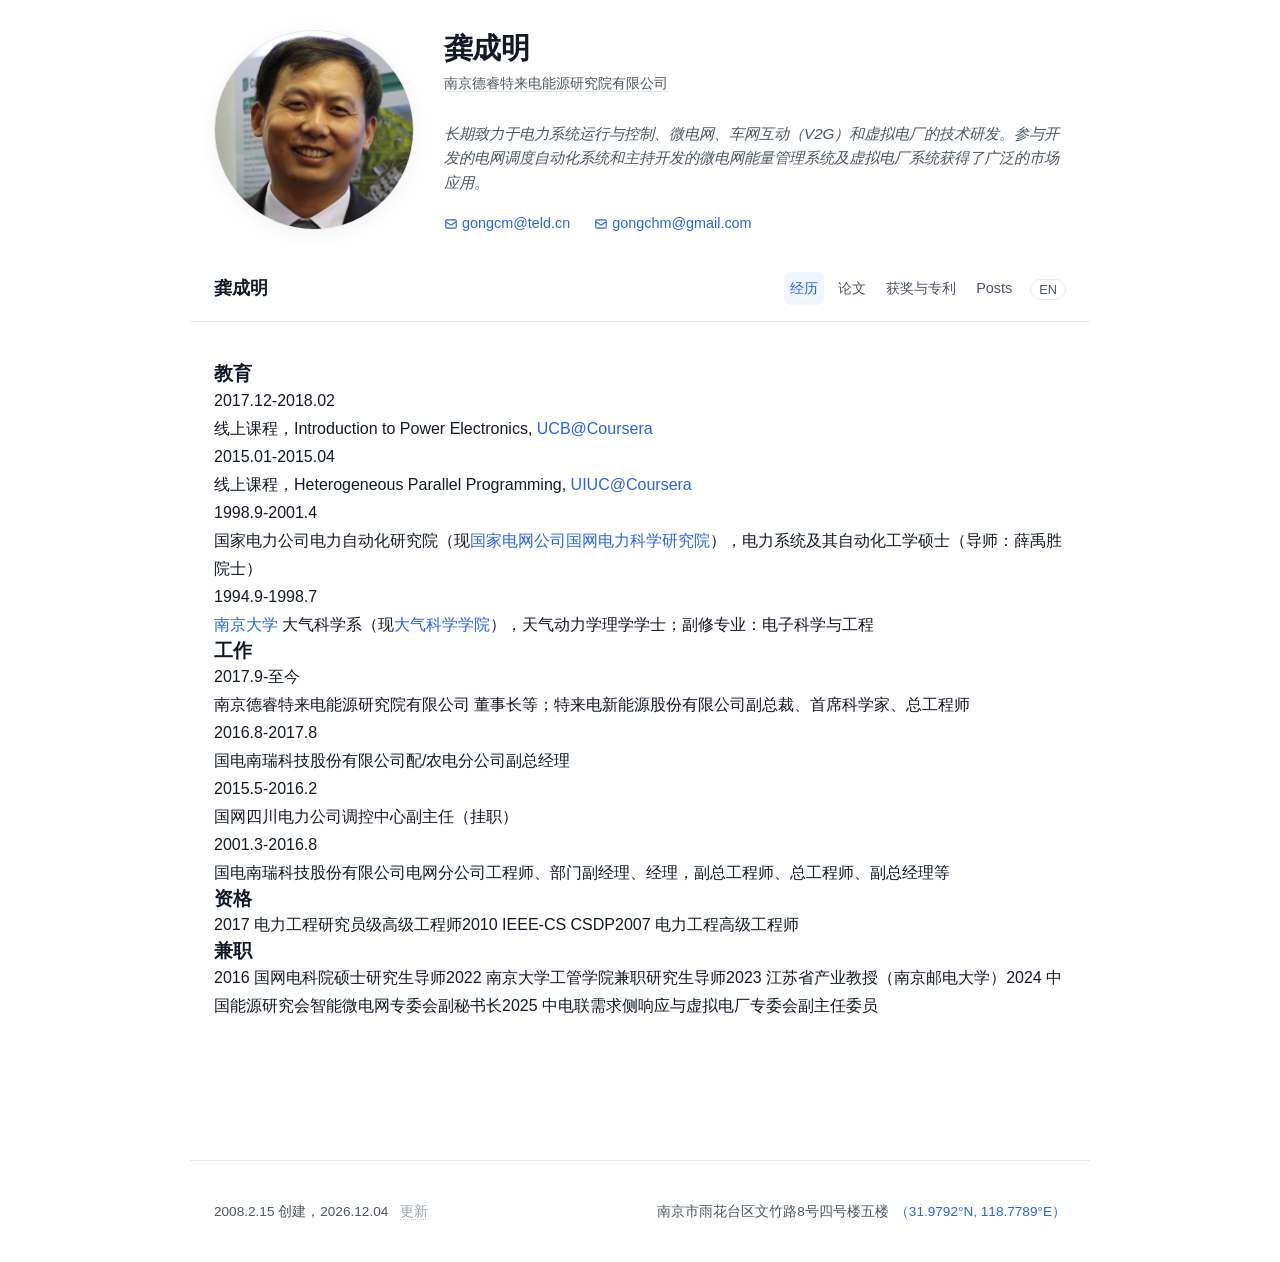
<file: index.htm>
﻿<!DOCTYPE html>
<html lang="zh-CN">
<head>
  <meta charset="UTF-8">
  <meta name="viewport" content="width=device-width, initial-scale=1.0">
  <meta name="description" content="龚成明 - 电力系统专家，南京德睿特来电能源研究院有限公司董事长，特来电新能源股份有限公司副总裁、首席科学家、总工程师。研究方向包括电力系统运行控制、微电网、车网互动（V2G）和虚拟电厂。">
  <meta name="keywords" content="龚成明,电力系统,状态估计,微电网,车网互动,V2G,虚拟电厂,DERI,特来电,电网调度,配电网管理">
  <meta name="author" content="龚成明">
  <meta name="robots" content="index, follow">
  
  <!-- Open Graph / Facebook -->
  <meta property="og:type" content="profile">
  <meta property="og:title" content="龚成明 - 电力系统专家">
  <meta property="og:description" content="电力系统专家，南京德睿特来电能源研究院有限公司董事长，特来电新能源股份有限公司副总裁、首席科学家、总工程师。">
  <meta property="og:image" content="pic/photo.jpg">
  <meta property="og:url" content="https://chemmy.name">
  <meta property="og:site_name" content="龚成明个人主页">
  
  <!-- Twitter -->
  <meta property="twitter:card" content="summary_large_image">
  <meta property="twitter:title" content="龚成明 - 电力系统专家">
  <meta property="twitter:description" content="电力系统专家，南京德睿特来电能源研究院有限公司董事长，特来电新能源股份有限公司副总裁、首席科学家、总工程师。">
  <meta property="twitter:image" content="pic/photo.jpg">
  
  <!-- Schema.org Structured Data -->
  <script type="application/ld+json">
  {
    "@context": "https://schema.org",
    "@type": "Person",
    "name": "龚成明",
    "url": "https://chemmy.name",
    "image": "pic/photo.jpg",
    "jobTitle": "董事长",
    "worksFor": {
      "@type": "Organization",
      "name": "南京德睿特来电能源研究院有限公司",
      "url": "https://deri.org.cn"
    },
    "sameAs": [
      "https://github.com/gongchm"
    ],
    "description": "长期致力于电力系统运行与控制、微电网、车网互动（V2G）和虚拟电厂的技术研发。参与开发的电网调度自动化系统和主持开发的微电网能量管理系统及虚拟电厂系统获得了广泛的市场应用。",
    "alumniOf": [
      {
        "@type": "EducationalOrganization",
        "name": "南京大学"
      },
      {
        "@type": "EducationalOrganization",
        "name": "国家电力公司电力自动化研究院"
      }
    ],
    "knowsAbout": ["电力系统", "状态估计", "微电网", "车网互动", "虚拟电厂", "配电网管理", "并行计算"]
  }
  </script>
  
  <!-- 面包屑导航结构化数据 -->
  <script type="application/ld+json">
  {
    "@context": "https://schema.org",
    "@type": "BreadcrumbList",
    "itemListElement": [
      {
        "@type": "ListItem",
        "position": 1,
        "name": "首页",
        "item": "https://chemmy.name/"
      }
    ]
  }
  </script>
  
  <title>龚成明 - 电力系统专家 | 南京德睿特来电能源研究院有限公司</title>
  
  <!-- 预加载关键资源 -->
  <link rel="preconnect" href="https://deri.org.cn">
  <link rel="dns-prefetch" href="https://www.googletagmanager.com">
  
  <!-- Canonical URL - SEO优化 -->
  <link rel="canonical" href="https://chemmy.name/">
  
  <link rel="stylesheet" href="css/theme-pro.css?v=1.0" type="text/css" />
  <link rel="preconnect" href="https://fonts.googleapis.com">
  <link rel="preconnect" href="https://fonts.gstatic.com" crossorigin>

  <!-- Google Analytics -->
  <script async src="https://www.googletagmanager.com/gtag/js?id=UA-8290432-1"></script>
  <script>
    window.dataLayer = window.dataLayer || [];
    function gtag(){dataLayer.push(arguments);}
    gtag('js', new Date());
    gtag('config', 'UA-8290432-1');
  </script>
</head>

<body>
<div class="container">
  <header role="banner">
    <!-- 预渲染的头部内容，用于SEO -->
    <div class="header-content" style="display: flex; flex-direction: column; align-items: flex-start; text-align: left;">
      <div style="display: flex; align-items: center; width: 100%; gap: 16px; margin-bottom: 8px;">
        <!-- 头像由JS动态加载，预渲染时不加载图片 -->
        <div style="flex-grow: 1;">
          <h1 style="margin: 0; font-size: 1.8rem; color: var(--text-main);">龚成明</h1>
          <div class="affiliation" style="margin-top: 4px;">
            <p style="margin: 0; font-size: 0.9rem; color: var(--text-muted);">
              <a href="https://deri.org.cn" target="_blank" style="text-decoration: none; color: inherit;">南京德睿特来电能源研究院有限公司</a>
            </p>
          </div>
        </div>
      </div>
      <p style="color: var(--text-muted); line-height: 1.6; margin: 16px 0; font-style: italic; text-align: left; font-size: 0.95rem;">长期致力于电力系统运行与控制、微电网、车网互动（V2G）和虚拟电厂的技术研发。参与开发的电网调度自动化系统和主持开发的微电网能量管理系统及虚拟电厂系统获得了广泛的市场应用。</p>
      <div style="display: flex; flex-wrap: wrap; justify-content: flex-start; gap: 8px;">
        <a href="mailto:gongcm@teld.cn" style="display: inline-flex; align-items: center; margin-right: 16px; color: var(--primary-color); font-weight: 500; font-size: 0.9rem; text-decoration: none; white-space: nowrap;">
          <svg style="width: 14px; height: 14px; margin-right: 4px;" fill="none" stroke="currentColor" viewBox="0 0 24 24"><path stroke-linecap="round" stroke-linejoin="round" stroke-width="2" d="M3 8l7.89 5.26a2 2 0 002.22 0L21 8M5 19h14a2 2 0 002-2V7a2 2 0 00-2-2H5a2 2 0 00-2 2v10a2 2 0 002 2z"></path></svg>
          gongcm@teld.cn
        </a>
        <a href="mailto:gongchm@gmail.com" style="display: inline-flex; align-items: center; margin-right: 16px; color: var(--primary-color); font-weight: 500; font-size: 0.9rem; text-decoration: none; white-space: nowrap;">
          <svg style="width: 14px; height: 14px; margin-right: 4px;" fill="none" stroke="currentColor" viewBox="0 0 24 24"><path stroke-linecap="round" stroke-linejoin="round" stroke-width="2" d="M3 8l7.89 5.26a2 2 0 002.22 0L21 8M5 19h14a2 2 0 002-2V7a2 2 0 00-2-2H5a2 2 0 00-2 2v10a2 2 0 002 2z"></path></svg>
          gongchm@gmail.com
        </a>
      </div>
    </div>
  </header>

  <nav role="navigation" aria-label="主导航">
    <ul>
      <!-- 导航菜单将由JavaScript动态渲染 -->
    </ul>
  </nav>

  <main id="main-content" role="main">
    <!-- 主要内容将由JavaScript动态渲染 -->
    <!-- 预渲染关键内容用于SEO -->
    <section id="experience" class="module-section">
      <h2>主要经历</h2>
      <h3>教育</h3>
      <ul>
        <li>2017.12-2018.02 线上课程，Introduction to Power Electronics, UCB@Coursera</li>
        <li>2015.01-2015.04 线上课程，Heterogeneous Parallel Programming, UIUC@Coursera</li>
        <li>1998.9-2001.4 国家电力公司电力自动化研究院（现国家电网公司国网电力科学研究院），电力系统及其自动化工学硕士（导师：薛禹胜院士）</li>
        <li>1994.9-1998.7 南京大学 大气科学系（现大气科学学院），天气动力学理学学士；副修专业：电子科学与工程</li>
      </ul>
      <h3>工作</h3>
      <ul>
        <li>2017.9-至今 南京德睿特来电能源研究院有限公司 董事长等；特来电新能源股份有限公司副总裁、首席科学家、总工程师</li>
        <li>2016.8-2017.8 国电南瑞科技股份有限公司配/农电分公司副总经理</li>
        <li>2015.5-2016.2 国网四川电力公司调控中心副主任（挂职）</li>
        <li>2001.3-2016.8 国电南瑞科技股份有限公司电网分公司工程师、部门副经理、经理，副总工程师、总工程师、副总经理等</li>
      </ul>
    </section>
  </main>

  <footer role="contentinfo">
    <!-- 页脚将由JavaScript动态渲染 -->
    <div style="display: flex; justify-content: space-between; align-items: center; flex-wrap: wrap; gap: 12px; color: var(--text-muted, #6b7280); font-size: 0.85rem; line-height: 1.6;">
      <div style="white-space: nowrap;">2008.2.15 创建，2025.03.10 更新</div>
      <div>南京市雨花台区文竹路8号四号楼五楼（31.9792°N, 118.7789°E）</div>
    </div>
  </footer>
</div>

<!-- 引入内容渲染引擎 -->
<script src="js/renderer.js"></script>

<!-- 初始化应用 -->
<script>
  // 预加载图片资源
  function preloadImage(url) {
    return new Promise((resolve, reject) => {
      const img = new Image();
      img.onload = resolve;
      img.onerror = reject;
      img.src = url;
    });
  }

  document.addEventListener('DOMContentLoaded', async () => {
    // 隐藏预渲染内容，让JS重新渲染
    const preRenderedHeader = document.querySelector('.header-content');
    const preRenderedMain = document.querySelector('#experience');
    const preRenderedFooter = document.querySelector('footer div');
    
    if (preRenderedHeader) preRenderedHeader.style.display = 'none';
    if (preRenderedMain) preRenderedMain.style.display = 'none';
    if (preRenderedFooter) preRenderedFooter.style.display = 'none';
    
    const renderer = new ModularContentRenderer();
    await renderer.init();
  });
</script>

</body>
</html>
</file>
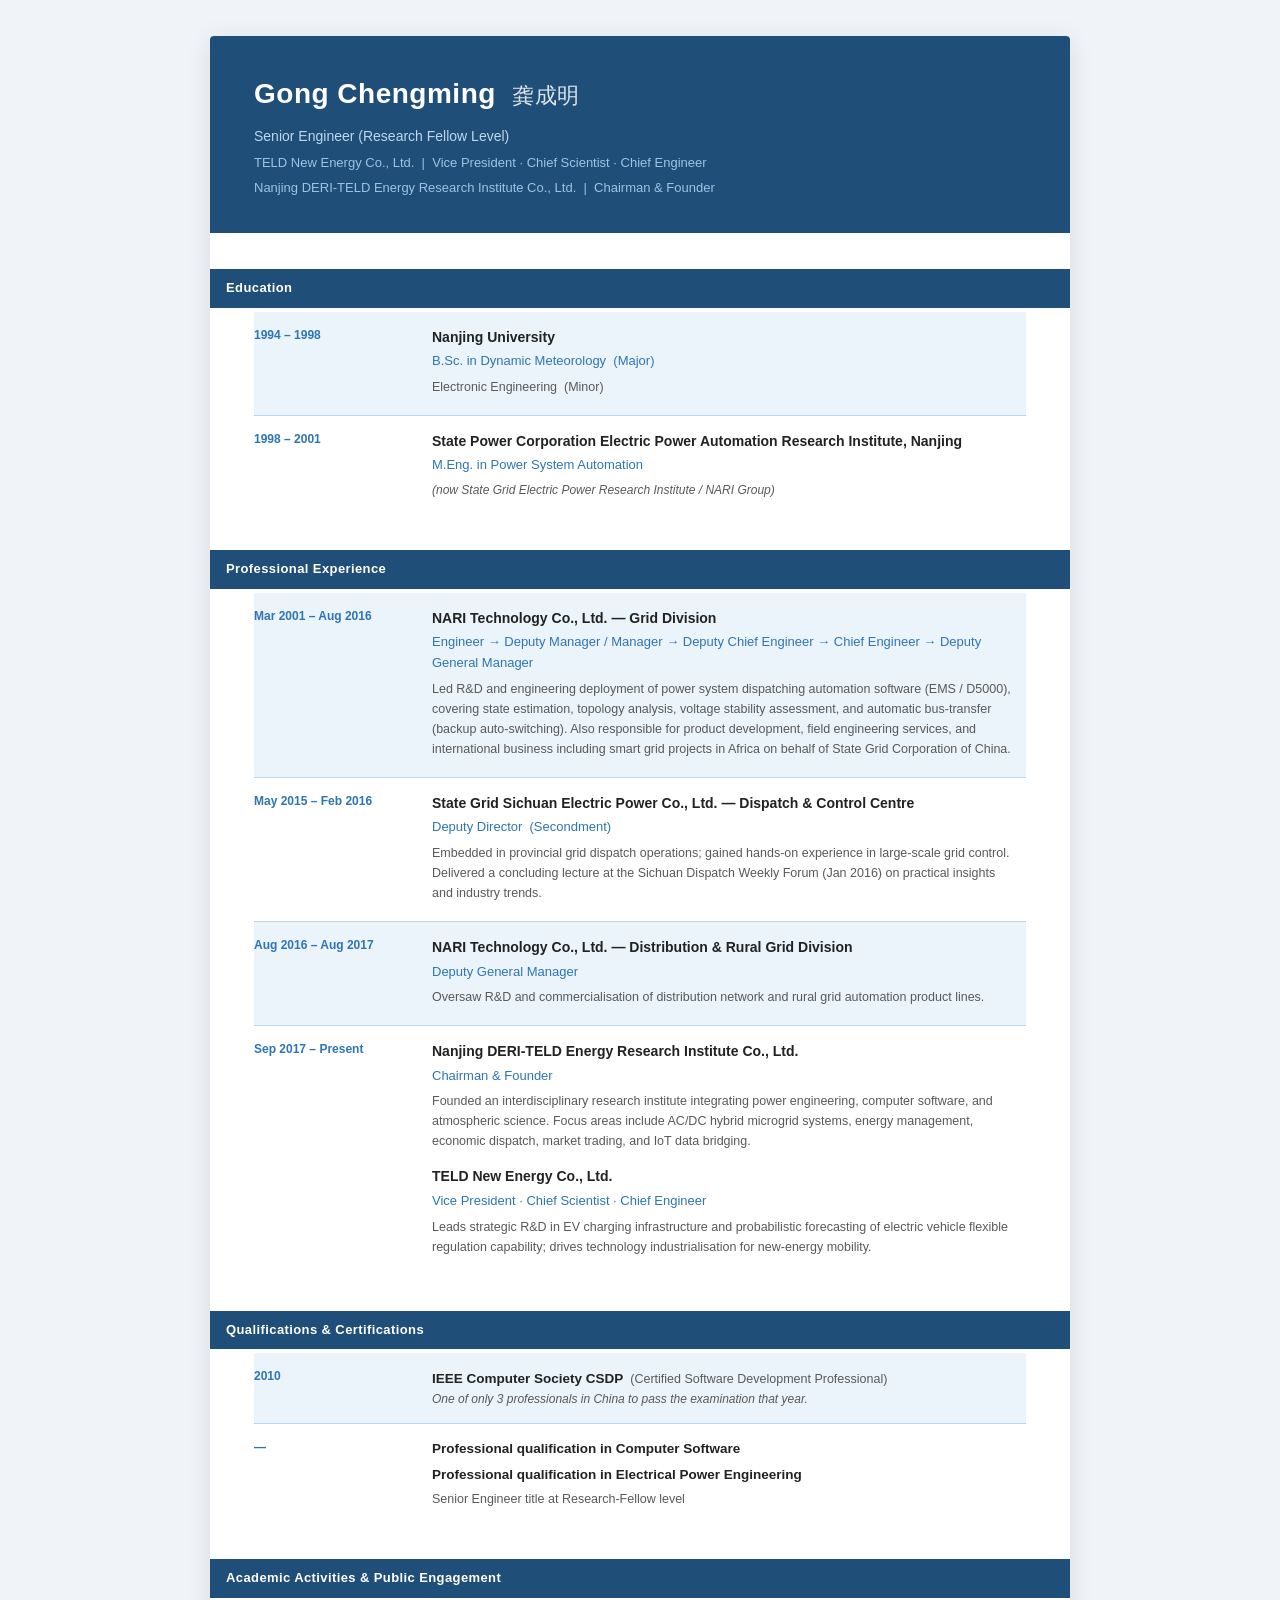
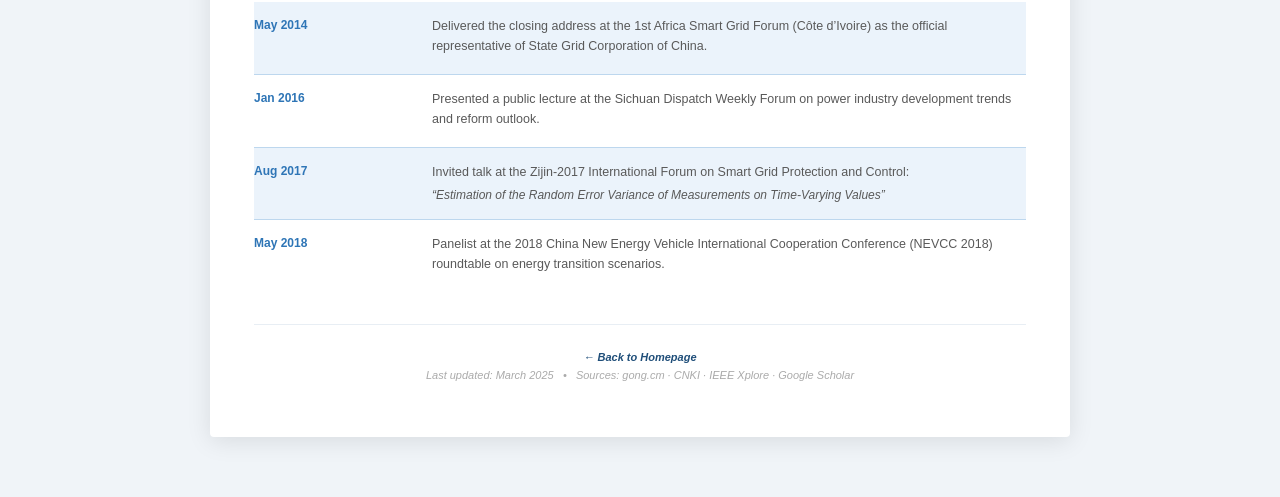
<file: Gong_Chengming_CV.html>
<!DOCTYPE html>
<html lang="en">
<head>
  <meta charset="UTF-8" />
  <meta name="viewport" content="width=device-width, initial-scale=1.0" />
  <title>Gong Chengming – CV</title>
  <style>
    /* ── Reset & Base ──────────────────────────────────────────── */
    *, *::before, *::after { box-sizing: border-box; margin: 0; padding: 0; }

    body {
      font-family: Arial, "Helvetica Neue", Helvetica, sans-serif;
      font-size: 14px;
      line-height: 1.6;
      color: #222;
      background: #f0f4f8;
    }

    .page {
      max-width: 860px;
      margin: 36px auto 60px;
      background: #fff;
      box-shadow: 0 4px 24px rgba(0,0,0,0.10);
      border-radius: 4px;
      overflow: hidden;
    }

    /* ── Header banner ─────────────────────────────────────────── */
    .banner {
      background: #1F4E79;
      padding: 36px 44px 30px;
      color: #fff;
    }
    .banner h1 {
      font-size: 28px;
      font-weight: 700;
      letter-spacing: 0.5px;
      margin-bottom: 8px;
      color: #fff;
    }
    .banner .title-line {
      font-size: 14px;
      color: #BDD7EE;
      margin-bottom: 6px;
    }
    .banner .org-line {
      font-size: 13px;
      color: #9DC3E6;
      margin-bottom: 4px;
    }

    /* ── Content wrapper ───────────────────────────────────────── */
    .content { padding: 0 44px 44px; }

    /* ── Section heading ───────────────────────────────────────── */
    .sec-head {
      background: #1F4E79;
      color: #fff;
      font-size: 13px;
      font-weight: 700;
      padding: 9px 16px;
      margin: 36px -44px 0;
      letter-spacing: 0.4px;
    }

    /* ── Timeline table ────────────────────────────────────────── */
    .timeline {
      width: 100%;
      border-collapse: collapse;
      margin-top: 4px;
    }
    .timeline tr {
      border-top: 1px solid #BDD7EE;
    }
    .timeline tr:first-child { border-top: none; }

    .timeline td {
      padding: 14px 12px 14px 0;
      vertical-align: top;
    }
    .timeline td.period {
      width: 178px;
      min-width: 178px;
      font-weight: 700;
      font-size: 12px;
      color: #2E75B6;
      padding-right: 18px;
      white-space: nowrap;
    }
    .timeline tr.alt { background: #EBF3FB; }
    .timeline tr.alt td { background: #EBF3FB; }

    /* ── Entry typography ──────────────────────────────────────── */
    .org   { font-weight: 700; font-size: 14px; margin-bottom: 3px; }
    .role  { font-size: 13px; color: #2E75B6; margin-bottom: 5px; }
    .desc  { font-size: 12.5px; color: #595959; margin-bottom: 4px; }
    .note  { font-size: 12px; color: #595959; font-style: italic; }
    .gap   { height: 10px; }

    /* ── Certifications ────────────────────────────────────────── */
    .cert-name { font-weight: 700; font-size: 13.5px; }
    .cert-sub  { font-size: 12.5px; color: #595959; }

    /* ── Footer ────────────────────────────────────────────────── */
    .footer {
      text-align: center;
      font-size: 11px;
      color: #aaa;
      font-style: italic;
      padding: 24px 0 8px;
      border-top: 1px solid #e8eef4;
      margin-top: 32px;
    }

    /* ── Print ─────────────────────────────────────────────────── */
    @media print {
      body { background: #fff; }
      .page { box-shadow: none; margin: 0; border-radius: 0; }
      .sec-head { margin: 28px 0 0; }
      .content { padding: 0 0 32px; }
      .banner { padding: 28px 32px 24px; }
    }

    @media (max-width: 640px) {
      .content { padding: 0 20px 32px; }
      .banner  { padding: 24px 20px 20px; }
      .sec-head { margin: 28px -20px 0; }
      .timeline td.period { width: 120px; min-width: 120px; font-size: 11px; }
    }
  </style>
</head>
<body>
<div class="page">

  <!-- ── Banner ─────────────────────────────────────────────────── -->
  <div class="banner">
    <h1>Gong Chengming &nbsp;<span style="font-weight:400;font-size:22px;opacity:.85">龚成明</span></h1>
    <p class="title-line">Senior Engineer (Research Fellow Level)</p>
    <p class="org-line">TELD New Energy Co., Ltd. &nbsp;|&nbsp; Vice President &middot; Chief Scientist &middot; Chief Engineer</p>
    <p class="org-line">Nanjing DERI-TELD Energy Research Institute Co., Ltd. &nbsp;|&nbsp; Chairman &amp; Founder</p>
  </div>

  <div class="content">

    <!-- ── Education ───────────────────────────────────────────── -->
    <div class="sec-head">Education</div>
    <table class="timeline">
      <tbody>
        <tr class="alt">
          <td class="period">1994 &ndash; 1998</td>
          <td>
            <p class="org">Nanjing University</p>
            <p class="role">B.Sc. in Dynamic Meteorology &nbsp;(Major)</p>
            <p class="desc">Electronic Engineering &nbsp;(Minor)</p>
          </td>
        </tr>
        <tr>
          <td class="period">1998 &ndash; 2001</td>
          <td>
            <p class="org">State Power Corporation Electric Power Automation Research Institute, Nanjing</p>
            <p class="role">M.Eng. in Power System Automation</p>
            <p class="note">(now State Grid Electric Power Research Institute / NARI Group)</p>
          </td>
        </tr>
      </tbody>
    </table>

    <!-- ── Professional Experience ─────────────────────────────── -->
    <div class="sec-head">Professional Experience</div>
    <table class="timeline">
      <tbody>
        <tr class="alt">
          <td class="period">Mar 2001 &ndash; Aug 2016</td>
          <td>
            <p class="org">NARI Technology Co., Ltd. &mdash; Grid Division</p>
            <p class="role">Engineer &rarr; Deputy Manager / Manager &rarr; Deputy Chief Engineer &rarr; Chief Engineer &rarr; Deputy General Manager</p>
            <p class="desc">Led R&amp;D and engineering deployment of power system dispatching automation software (EMS / D5000), covering state estimation, topology analysis, voltage stability assessment, and automatic bus-transfer (backup auto-switching). Also responsible for product development, field engineering services, and international business including smart grid projects in Africa on behalf of State Grid Corporation of China.</p>
          </td>
        </tr>
        <tr>
          <td class="period">May 2015 &ndash; Feb 2016</td>
          <td>
            <p class="org">State Grid Sichuan Electric Power Co., Ltd. &mdash; Dispatch &amp; Control Centre</p>
            <p class="role">Deputy Director &nbsp;(Secondment)</p>
            <p class="desc">Embedded in provincial grid dispatch operations; gained hands-on experience in large-scale grid control. Delivered a concluding lecture at the Sichuan Dispatch Weekly Forum (Jan 2016) on practical insights and industry trends.</p>
          </td>
        </tr>
        <tr class="alt">
          <td class="period">Aug 2016 &ndash; Aug 2017</td>
          <td>
            <p class="org">NARI Technology Co., Ltd. &mdash; Distribution &amp; Rural Grid Division</p>
            <p class="role">Deputy General Manager</p>
            <p class="desc">Oversaw R&amp;D and commercialisation of distribution network and rural grid automation product lines.</p>
          </td>
        </tr>
        <tr>
          <td class="period">Sep 2017 &ndash; Present</td>
          <td>
            <p class="org">Nanjing DERI-TELD Energy Research Institute Co., Ltd.</p>
            <p class="role">Chairman &amp; Founder</p>
            <p class="desc">Founded an interdisciplinary research institute integrating power engineering, computer software, and atmospheric science. Focus areas include AC/DC hybrid microgrid systems, energy management, economic dispatch, market trading, and IoT data bridging.</p>
            <div class="gap"></div>
            <p class="org">TELD New Energy Co., Ltd.</p>
            <p class="role">Vice President &middot; Chief Scientist &middot; Chief Engineer</p>
            <p class="desc">Leads strategic R&amp;D in EV charging infrastructure and probabilistic forecasting of electric vehicle flexible regulation capability; drives technology industrialisation for new-energy mobility.</p>
          </td>
        </tr>
      </tbody>
    </table>

    <!-- ── Qualifications ──────────────────────────────────────── -->
    <div class="sec-head">Qualifications &amp; Certifications</div>
    <table class="timeline">
      <tbody>
        <tr class="alt">
          <td class="period">2010</td>
          <td>
            <p><span class="cert-name">IEEE Computer Society CSDP</span>&ensp;<span class="cert-sub">(Certified Software Development Professional)</span></p>
            <p class="note">One of only 3 professionals in China to pass the examination that year.</p>
          </td>
        </tr>
        <tr>
          <td class="period">&mdash;</td>
          <td>
            <p class="cert-name">Professional qualification in Computer Software</p>
            <p class="cert-name" style="margin-top:4px">Professional qualification in Electrical Power Engineering</p>
            <p class="cert-sub" style="margin-top:4px">Senior Engineer title at Research-Fellow level</p>
          </td>
        </tr>
      </tbody>
    </table>

    <!-- ── Academic Activities ─────────────────────────────────── -->
    <div class="sec-head">Academic Activities &amp; Public Engagement</div>
    <table class="timeline">
      <tbody>
        <tr class="alt">
          <td class="period">May 2014</td>
          <td>
            <p class="desc">Delivered the closing address at the 1st Africa Smart Grid Forum (C&ocirc;te d&rsquo;Ivoire) as the official representative of State Grid Corporation of China.</p>
          </td>
        </tr>
        <tr>
          <td class="period">Jan 2016</td>
          <td>
            <p class="desc">Presented a public lecture at the Sichuan Dispatch Weekly Forum on power industry development trends and reform outlook.</p>
          </td>
        </tr>
        <tr class="alt">
          <td class="period">Aug 2017</td>
          <td>
            <p class="desc">Invited talk at the Zijin-2017 International Forum on Smart Grid Protection and Control:</p>
            <p class="note">&ldquo;Estimation of the Random Error Variance of Measurements on Time-Varying Values&rdquo;</p>
          </td>
        </tr>
        <tr>
          <td class="period">May 2018</td>
          <td>
            <p class="desc">Panelist at the 2018 China New Energy Vehicle International Cooperation Conference (NEVCC&nbsp;2018) roundtable on energy transition scenarios.</p>
          </td>
        </tr>
      </tbody>
    </table>

    <div class="footer">
      <p><a href="index.htm" style="color: #1F4E79; text-decoration: none; font-weight: bold;">← Back to Homepage</a></p>
      <p>Last updated: March 2025 &nbsp;&nbsp;&bull;&nbsp;&nbsp;
      Sources: gong.cm &middot; CNKI &middot; IEEE Xplore &middot; Google Scholar</p>
    </div>

  </div><!-- /content -->
</div><!-- /page -->
</body>
</html>
</file>
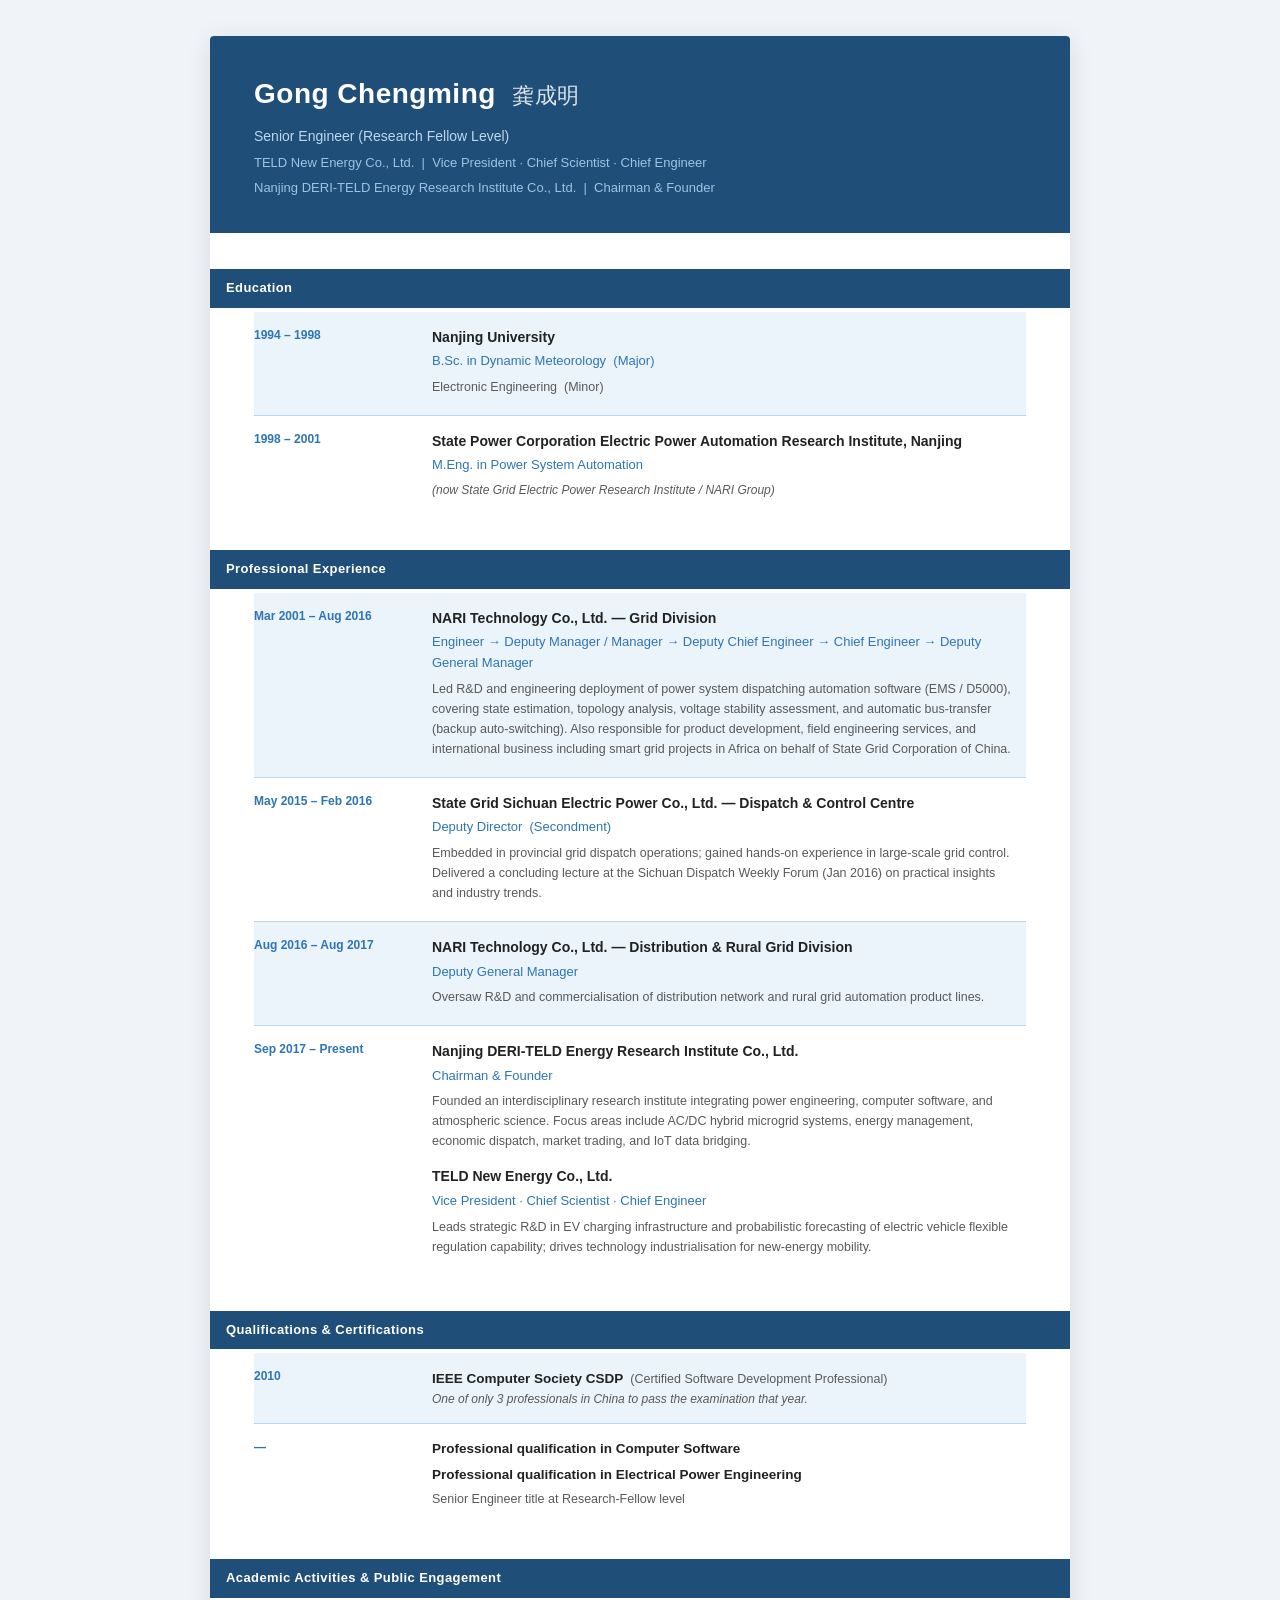
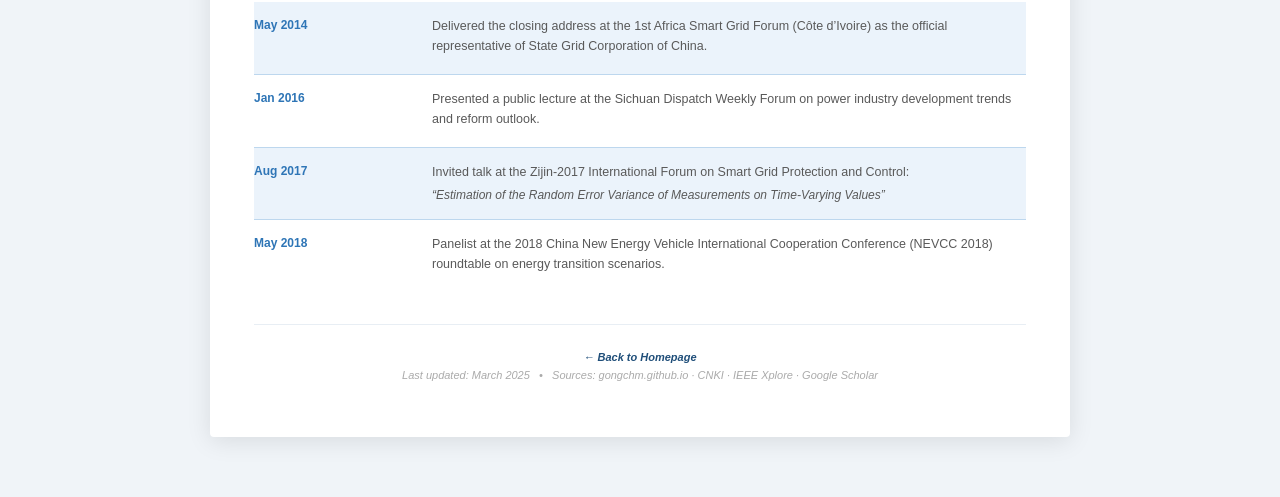
<file: chemmy.name/Gong_Chengming_CV.html>
<!DOCTYPE html>
<html lang="en">
<head>
  <meta charset="UTF-8" />
  <meta name="viewport" content="width=device-width, initial-scale=1.0" />
  <title>Gong Chengming – CV</title>
  <style>
    /* ── Reset & Base ──────────────────────────────────────────── */
    *, *::before, *::after { box-sizing: border-box; margin: 0; padding: 0; }

    body {
      font-family: Arial, "Helvetica Neue", Helvetica, sans-serif;
      font-size: 14px;
      line-height: 1.6;
      color: #222;
      background: #f0f4f8;
    }

    .page {
      max-width: 860px;
      margin: 36px auto 60px;
      background: #fff;
      box-shadow: 0 4px 24px rgba(0,0,0,0.10);
      border-radius: 4px;
      overflow: hidden;
    }

    /* ── Header banner ─────────────────────────────────────────── */
    .banner {
      background: #1F4E79;
      padding: 36px 44px 30px;
      color: #fff;
    }
    .banner h1 {
      font-size: 28px;
      font-weight: 700;
      letter-spacing: 0.5px;
      margin-bottom: 8px;
      color: #fff;
    }
    .banner .title-line {
      font-size: 14px;
      color: #BDD7EE;
      margin-bottom: 6px;
    }
    .banner .org-line {
      font-size: 13px;
      color: #9DC3E6;
      margin-bottom: 4px;
    }

    /* ── Content wrapper ───────────────────────────────────────── */
    .content { padding: 0 44px 44px; }

    /* ── Section heading ───────────────────────────────────────── */
    .sec-head {
      background: #1F4E79;
      color: #fff;
      font-size: 13px;
      font-weight: 700;
      padding: 9px 16px;
      margin: 36px -44px 0;
      letter-spacing: 0.4px;
    }

    /* ── Timeline table ────────────────────────────────────────── */
    .timeline {
      width: 100%;
      border-collapse: collapse;
      margin-top: 4px;
    }
    .timeline tr {
      border-top: 1px solid #BDD7EE;
    }
    .timeline tr:first-child { border-top: none; }

    .timeline td {
      padding: 14px 12px 14px 0;
      vertical-align: top;
    }
    .timeline td.period {
      width: 178px;
      min-width: 178px;
      font-weight: 700;
      font-size: 12px;
      color: #2E75B6;
      padding-right: 18px;
      white-space: nowrap;
    }
    .timeline tr.alt { background: #EBF3FB; }
    .timeline tr.alt td { background: #EBF3FB; }

    /* ── Entry typography ──────────────────────────────────────── */
    .org   { font-weight: 700; font-size: 14px; margin-bottom: 3px; }
    .role  { font-size: 13px; color: #2E75B6; margin-bottom: 5px; }
    .desc  { font-size: 12.5px; color: #595959; margin-bottom: 4px; }
    .note  { font-size: 12px; color: #595959; font-style: italic; }
    .gap   { height: 10px; }

    /* ── Certifications ────────────────────────────────────────── */
    .cert-name { font-weight: 700; font-size: 13.5px; }
    .cert-sub  { font-size: 12.5px; color: #595959; }

    /* ── Footer ────────────────────────────────────────────────── */
    .footer {
      text-align: center;
      font-size: 11px;
      color: #aaa;
      font-style: italic;
      padding: 24px 0 8px;
      border-top: 1px solid #e8eef4;
      margin-top: 32px;
    }

    /* ── Print ─────────────────────────────────────────────────── */
    @media print {
      body { background: #fff; }
      .page { box-shadow: none; margin: 0; border-radius: 0; }
      .sec-head { margin: 28px 0 0; }
      .content { padding: 0 0 32px; }
      .banner { padding: 28px 32px 24px; }
    }

    @media (max-width: 640px) {
      .content { padding: 0 20px 32px; }
      .banner  { padding: 24px 20px 20px; }
      .sec-head { margin: 28px -20px 0; }
      .timeline td.period { width: 120px; min-width: 120px; font-size: 11px; }
    }
  </style>
</head>
<body>
<div class="page">

  <!-- ── Banner ─────────────────────────────────────────────────── -->
  <div class="banner">
    <h1>Gong Chengming &nbsp;<span style="font-weight:400;font-size:22px;opacity:.85">龚成明</span></h1>
    <p class="title-line">Senior Engineer (Research Fellow Level)</p>
    <p class="org-line">TELD New Energy Co., Ltd. &nbsp;|&nbsp; Vice President &middot; Chief Scientist &middot; Chief Engineer</p>
    <p class="org-line">Nanjing DERI-TELD Energy Research Institute Co., Ltd. &nbsp;|&nbsp; Chairman &amp; Founder</p>
  </div>

  <div class="content">

    <!-- ── Education ───────────────────────────────────────────── -->
    <div class="sec-head">Education</div>
    <table class="timeline">
      <tbody>
        <tr class="alt">
          <td class="period">1994 &ndash; 1998</td>
          <td>
            <p class="org">Nanjing University</p>
            <p class="role">B.Sc. in Dynamic Meteorology &nbsp;(Major)</p>
            <p class="desc">Electronic Engineering &nbsp;(Minor)</p>
          </td>
        </tr>
        <tr>
          <td class="period">1998 &ndash; 2001</td>
          <td>
            <p class="org">State Power Corporation Electric Power Automation Research Institute, Nanjing</p>
            <p class="role">M.Eng. in Power System Automation</p>
            <p class="note">(now State Grid Electric Power Research Institute / NARI Group)</p>
          </td>
        </tr>
      </tbody>
    </table>

    <!-- ── Professional Experience ─────────────────────────────── -->
    <div class="sec-head">Professional Experience</div>
    <table class="timeline">
      <tbody>
        <tr class="alt">
          <td class="period">Mar 2001 &ndash; Aug 2016</td>
          <td>
            <p class="org">NARI Technology Co., Ltd. &mdash; Grid Division</p>
            <p class="role">Engineer &rarr; Deputy Manager / Manager &rarr; Deputy Chief Engineer &rarr; Chief Engineer &rarr; Deputy General Manager</p>
            <p class="desc">Led R&amp;D and engineering deployment of power system dispatching automation software (EMS / D5000), covering state estimation, topology analysis, voltage stability assessment, and automatic bus-transfer (backup auto-switching). Also responsible for product development, field engineering services, and international business including smart grid projects in Africa on behalf of State Grid Corporation of China.</p>
          </td>
        </tr>
        <tr>
          <td class="period">May 2015 &ndash; Feb 2016</td>
          <td>
            <p class="org">State Grid Sichuan Electric Power Co., Ltd. &mdash; Dispatch &amp; Control Centre</p>
            <p class="role">Deputy Director &nbsp;(Secondment)</p>
            <p class="desc">Embedded in provincial grid dispatch operations; gained hands-on experience in large-scale grid control. Delivered a concluding lecture at the Sichuan Dispatch Weekly Forum (Jan 2016) on practical insights and industry trends.</p>
          </td>
        </tr>
        <tr class="alt">
          <td class="period">Aug 2016 &ndash; Aug 2017</td>
          <td>
            <p class="org">NARI Technology Co., Ltd. &mdash; Distribution &amp; Rural Grid Division</p>
            <p class="role">Deputy General Manager</p>
            <p class="desc">Oversaw R&amp;D and commercialisation of distribution network and rural grid automation product lines.</p>
          </td>
        </tr>
        <tr>
          <td class="period">Sep 2017 &ndash; Present</td>
          <td>
            <p class="org">Nanjing DERI-TELD Energy Research Institute Co., Ltd.</p>
            <p class="role">Chairman &amp; Founder</p>
            <p class="desc">Founded an interdisciplinary research institute integrating power engineering, computer software, and atmospheric science. Focus areas include AC/DC hybrid microgrid systems, energy management, economic dispatch, market trading, and IoT data bridging.</p>
            <div class="gap"></div>
            <p class="org">TELD New Energy Co., Ltd.</p>
            <p class="role">Vice President &middot; Chief Scientist &middot; Chief Engineer</p>
            <p class="desc">Leads strategic R&amp;D in EV charging infrastructure and probabilistic forecasting of electric vehicle flexible regulation capability; drives technology industrialisation for new-energy mobility.</p>
          </td>
        </tr>
      </tbody>
    </table>

    <!-- ── Qualifications ──────────────────────────────────────── -->
    <div class="sec-head">Qualifications &amp; Certifications</div>
    <table class="timeline">
      <tbody>
        <tr class="alt">
          <td class="period">2010</td>
          <td>
            <p><span class="cert-name">IEEE Computer Society CSDP</span>&ensp;<span class="cert-sub">(Certified Software Development Professional)</span></p>
            <p class="note">One of only 3 professionals in China to pass the examination that year.</p>
          </td>
        </tr>
        <tr>
          <td class="period">&mdash;</td>
          <td>
            <p class="cert-name">Professional qualification in Computer Software</p>
            <p class="cert-name" style="margin-top:4px">Professional qualification in Electrical Power Engineering</p>
            <p class="cert-sub" style="margin-top:4px">Senior Engineer title at Research-Fellow level</p>
          </td>
        </tr>
      </tbody>
    </table>

    <!-- ── Academic Activities ─────────────────────────────────── -->
    <div class="sec-head">Academic Activities &amp; Public Engagement</div>
    <table class="timeline">
      <tbody>
        <tr class="alt">
          <td class="period">May 2014</td>
          <td>
            <p class="desc">Delivered the closing address at the 1st Africa Smart Grid Forum (C&ocirc;te d&rsquo;Ivoire) as the official representative of State Grid Corporation of China.</p>
          </td>
        </tr>
        <tr>
          <td class="period">Jan 2016</td>
          <td>
            <p class="desc">Presented a public lecture at the Sichuan Dispatch Weekly Forum on power industry development trends and reform outlook.</p>
          </td>
        </tr>
        <tr class="alt">
          <td class="period">Aug 2017</td>
          <td>
            <p class="desc">Invited talk at the Zijin-2017 International Forum on Smart Grid Protection and Control:</p>
            <p class="note">&ldquo;Estimation of the Random Error Variance of Measurements on Time-Varying Values&rdquo;</p>
          </td>
        </tr>
        <tr>
          <td class="period">May 2018</td>
          <td>
            <p class="desc">Panelist at the 2018 China New Energy Vehicle International Cooperation Conference (NEVCC&nbsp;2018) roundtable on energy transition scenarios.</p>
          </td>
        </tr>
      </tbody>
    </table>

    <div class="footer">
      <p><a href="index.htm" style="color: #1F4E79; text-decoration: none; font-weight: bold;">← Back to Homepage</a></p>
      <p>Last updated: March 2025 &nbsp;&nbsp;&bull;&nbsp;&nbsp;
      Sources: gongchm.github.io &middot; CNKI &middot; IEEE Xplore &middot; Google Scholar</p>
    </div>

  </div><!-- /content -->
</div><!-- /page -->
</body>
</html>
</file>
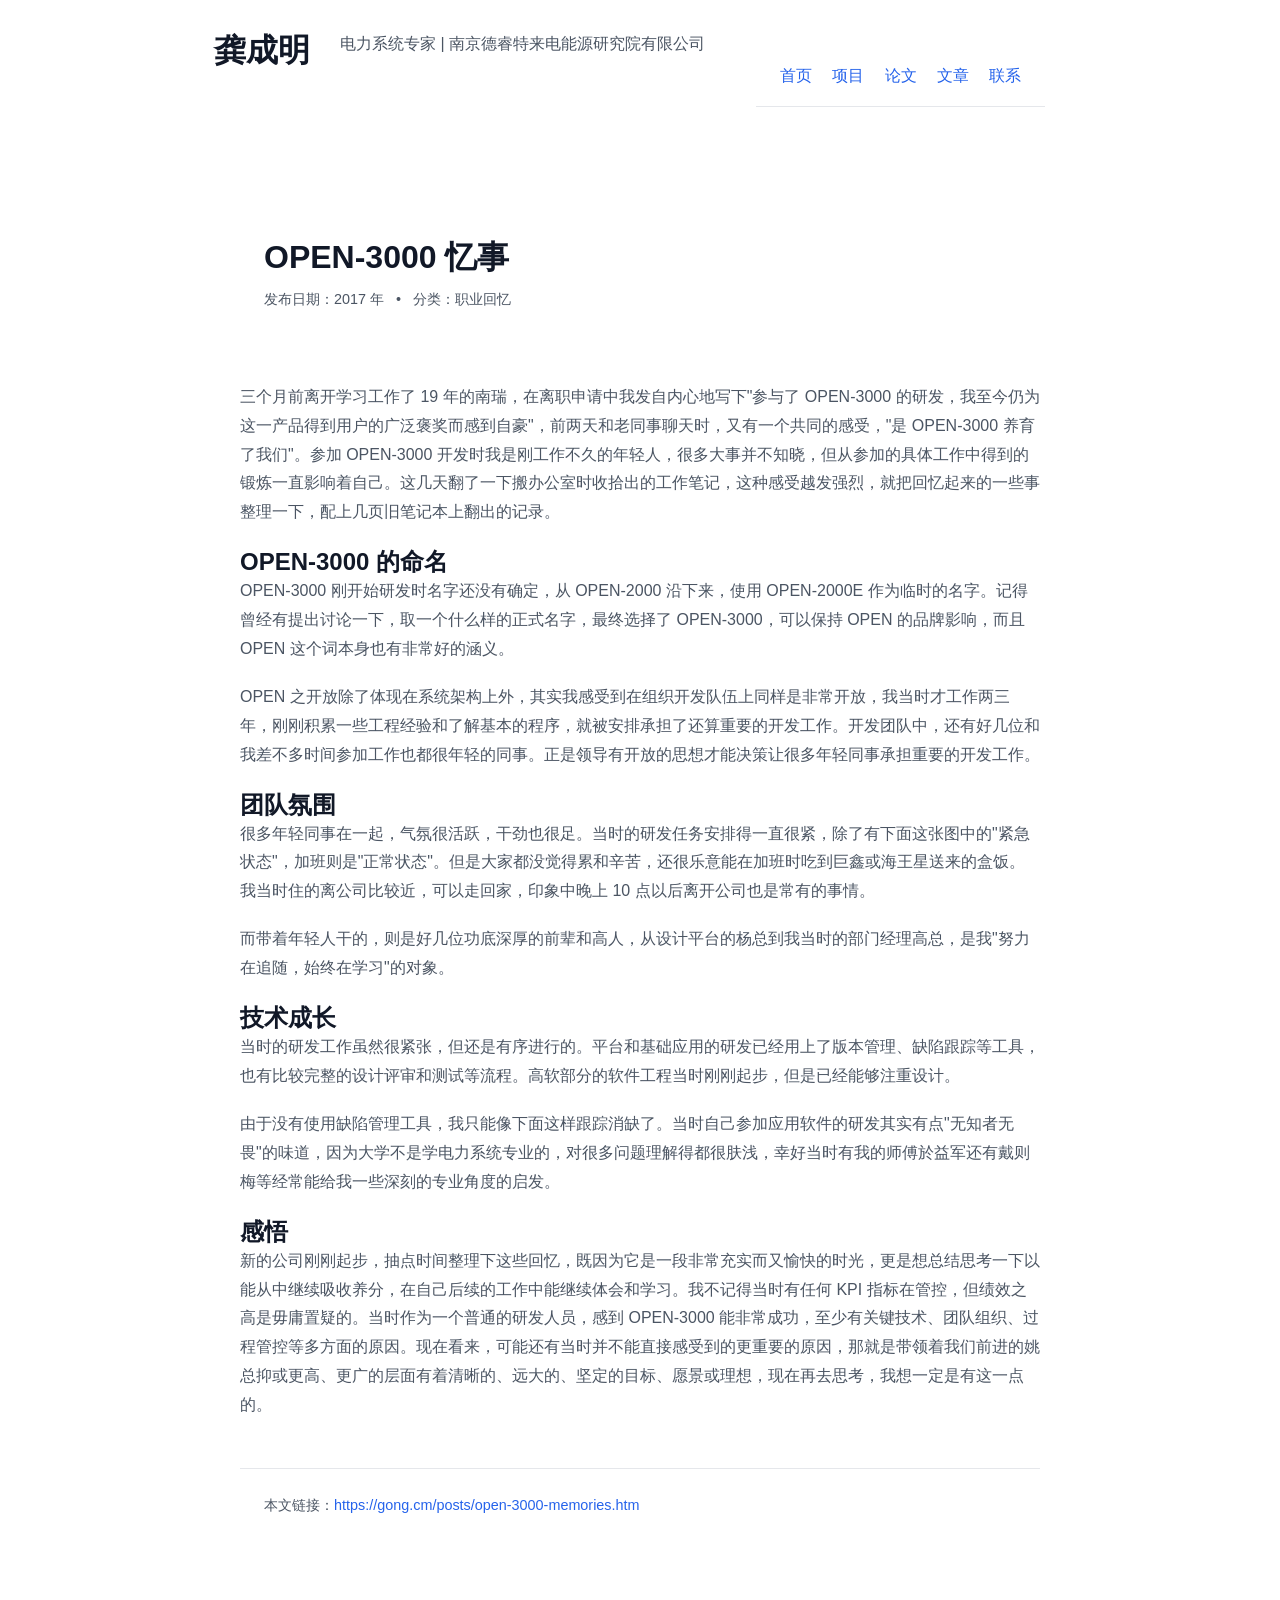
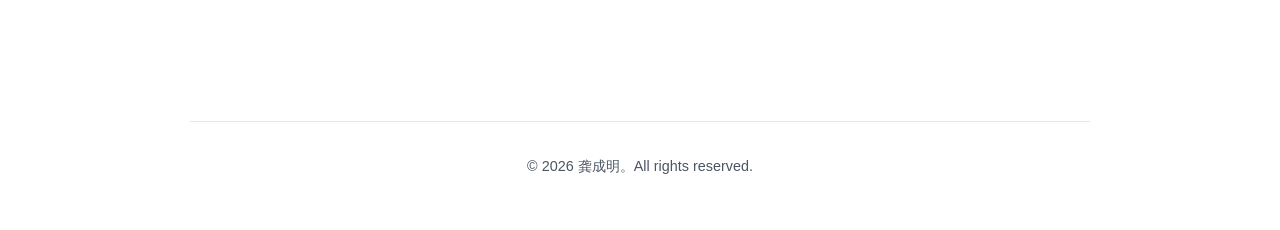
<file: posts/open-3000-memories.htm>
<!DOCTYPE html>
<html lang="zh-CN">
<head>
  <meta charset="UTF-8">
  <meta name="viewport" content="width=device-width, initial-scale=1.0">
  <title>OPEN-3000 忆事 - 龚成明</title>
  <link rel="stylesheet" href="../css/theme-pro.css" type="text/css" />
  <meta name="description" content="回忆参与 OPEN-3000 电网调度自动化系统开发的经历和感悟">
  <meta name="keywords" content="OPEN-3000，电网调度，自动化系统，南瑞，回忆">
  <meta name="author" content="龚成明">
  <meta name="robots" content="index, follow">
  <link rel="canonical" href="https://gong.cm/posts/open-3000-memories.htm">
</head>
<body>
<div class="container">
  <header role="banner">
    <div class="header-content">
      <h1><a href="../index.htm" style="text-decoration: none; color: inherit;">龚成明</a></h1>
      <p style="color: var(--text-muted);">电力系统专家 | 南京德睿特来电能源研究院有限公司</p>
      <nav style="margin-top: 16px;">
        <a href="../index.htm" style="margin-right: 16px; color: var(--primary-color);">首页</a>
        <a href="../index.htm#projects" style="margin-right: 16px; color: var(--primary-color);">项目</a>
        <a href="../index.htm#publications" style="margin-right: 16px; color: var(--primary-color);">论文</a>
        <a href="../index.htm#posts" style="margin-right: 16px; color: var(--primary-color);">文章</a>
        <a href="../index.htm#contact" style="color: var(--primary-color);">联系</a>
      </nav>
    </div>
  </header>

  <main role="main" style="margin-top: 40px;">
    <article style="max-width: 800px; margin: 0 auto;">
      <header style="margin-bottom: 32px;">
        <h1 style="font-size: 2rem; color: var(--text-main); margin-bottom: 8px;">OPEN-3000 忆事</h1>
        <p style="color: var(--text-muted); font-size: 0.9rem;">
          <time>发布日期：2017 年</time>
          <span style="margin: 0 8px;">•</span>
          <span>分类：职业回忆</span>
        </p>
      </header>

      <div class="content" style="line-height: 1.8; color: var(--text-main);">
        <p>三个月前离开学习工作了 19 年的南瑞，在离职申请中我发自内心地写下"参与了 OPEN-3000 的研发，我至今仍为这一产品得到用户的广泛褒奖而感到自豪"，前两天和老同事聊天时，又有一个共同的感受，"是 OPEN-3000 养育了我们"。参加 OPEN-3000 开发时我是刚工作不久的年轻人，很多大事并不知晓，但从参加的具体工作中得到的锻炼一直影响着自己。这几天翻了一下搬办公室时收拾出的工作笔记，这种感受越发强烈，就把回忆起来的一些事整理一下，配上几页旧笔记本上翻出的记录。</p>

        <h2>OPEN-3000 的命名</h2>
        <p>OPEN-3000 刚开始研发时名字还没有确定，从 OPEN-2000 沿下来，使用 OPEN-2000E 作为临时的名字。记得曾经有提出讨论一下，取一个什么样的正式名字，最终选择了 OPEN-3000，可以保持 OPEN 的品牌影响，而且 OPEN 这个词本身也有非常好的涵义。</p>
        <p>OPEN 之开放除了体现在系统架构上外，其实我感受到在组织开发队伍上同样是非常开放，我当时才工作两三年，刚刚积累一些工程经验和了解基本的程序，就被安排承担了还算重要的开发工作。开发团队中，还有好几位和我差不多时间参加工作也都很年轻的同事。正是领导有开放的思想才能决策让很多年轻同事承担重要的开发工作。</p>

        <h2>团队氛围</h2>
        <p>很多年轻同事在一起，气氛很活跃，干劲也很足。当时的研发任务安排得一直很紧，除了有下面这张图中的"紧急状态"，加班则是"正常状态"。但是大家都没觉得累和辛苦，还很乐意能在加班时吃到巨鑫或海王星送来的盒饭。我当时住的离公司比较近，可以走回家，印象中晚上 10 点以后离开公司也是常有的事情。</p>
        <p>而带着年轻人干的，则是好几位功底深厚的前辈和高人，从设计平台的杨总到我当时的部门经理高总，是我"努力在追随，始终在学习"的对象。</p>

        <h2>技术成长</h2>
        <p>当时的研发工作虽然很紧张，但还是有序进行的。平台和基础应用的研发已经用上了版本管理、缺陷跟踪等工具，也有比较完整的设计评审和测试等流程。高软部分的软件工程当时刚刚起步，但是已经能够注重设计。</p>
        <p>由于没有使用缺陷管理工具，我只能像下面这样跟踪消缺了。当时自己参加应用软件的研发其实有点"无知者无畏"的味道，因为大学不是学电力系统专业的，对很多问题理解得都很肤浅，幸好当时有我的师傅於益军还有戴则梅等经常能给我一些深刻的专业角度的启发。</p>

        <h2>感悟</h2>
        <p>新的公司刚刚起步，抽点时间整理下这些回忆，既因为它是一段非常充实而又愉快的时光，更是想总结思考一下以能从中继续吸收养分，在自己后续的工作中能继续体会和学习。我不记得当时有任何 KPI 指标在管控，但绩效之高是毋庸置疑的。当时作为一个普通的研发人员，感到 OPEN-3000 能非常成功，至少有关键技术、团队组织、过程管控等多方面的原因。现在看来，可能还有当时并不能直接感受到的更重要的原因，那就是带领着我们前进的姚总抑或更高、更广的层面有着清晰的、远大的、坚定的目标、愿景或理想，现在再去思考，我想一定是有这一点的。</p>
      </div>

      <footer style="margin-top: 48px; padding-top: 24px; border-top: 1px solid var(--border-color);">
        <p style="color: var(--text-muted); font-size: 0.9rem;">
          本文链接：<a href="https://gong.cm/posts/open-3000-memories.htm" style="color: var(--primary-color);">https://gong.cm/posts/open-3000-memories.htm</a>
        </p>
      </footer>
    </article>
  </main>

  <footer role="contentinfo" style="margin-top: 64px; padding: 32px 0; border-top: 1px solid var(--border-color); text-align: center; color: var(--text-muted); font-size: 0.9rem;">
    <p>&copy; 2026 龚成明。All rights reserved.</p>
  </footer>
</div>
</body>
</html>
</file>
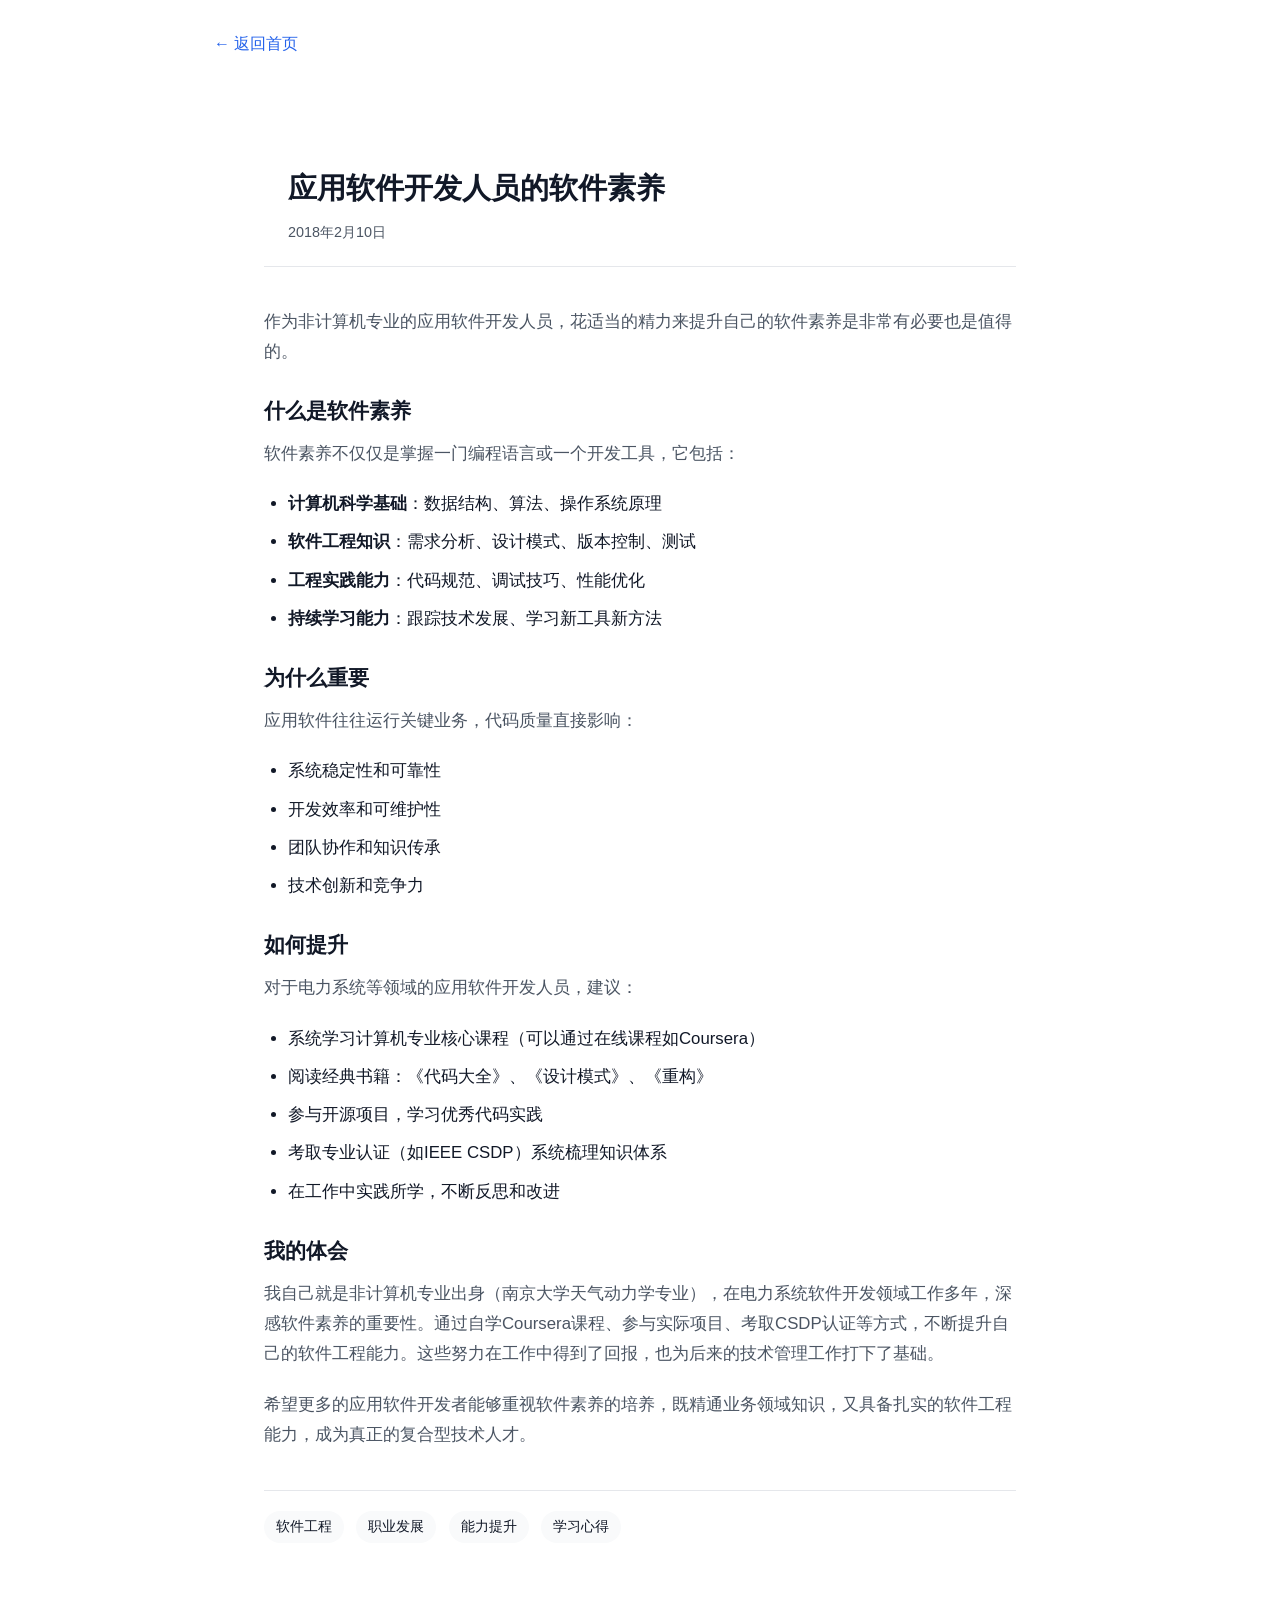
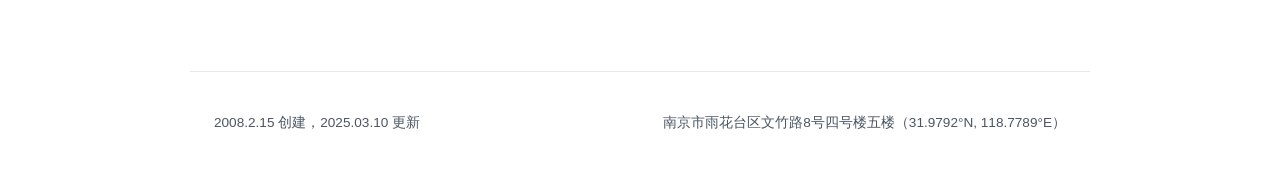
<file: posts/software-ability.htm>
<!DOCTYPE html>
<html lang="zh-CN">
<head>
  <meta charset="UTF-8">
  <meta name="viewport" content="width=device-width, initial-scale=1.0">
  <meta name="description" content="应用软件开发人员的软件素养">
  <title>应用软件开发人员的软件素养 | 龚成明</title>
  <link rel="stylesheet" href="../css/theme-pro.css?v=1.0" type="text/css" />
  <style>
    .article-container {
      max-width: 800px;
      margin: 0 auto;
      padding: 40px 24px;
    }
    .article-header {
      margin-bottom: 40px;
      border-bottom: 1px solid var(--border-color);
      padding-bottom: 20px;
    }
    .article-title {
      font-size: 1.8rem;
      margin-bottom: 12px;
      line-height: 1.4;
    }
    .article-meta {
      color: var(--text-muted);
      font-size: 0.9rem;
    }
    .article-content {
      line-height: 1.8;
      font-size: 1.05rem;
    }
    .article-content p {
      margin-bottom: 20px;
    }
    .article-content img {
      max-width: 100%;
      height: auto;
      border-radius: 8px;
      margin: 20px 0;
      display: block;
    }
    .article-content h3 {
      margin-top: 30px;
      margin-bottom: 15px;
      font-size: 1.3rem;
    }
    .article-content ul {
      margin-bottom: 20px;
      padding-left: 24px;
    }
    .article-content li {
      margin-bottom: 8px;
    }
    .article-tags {
      margin-top: 40px;
      padding-top: 20px;
      border-top: 1px solid var(--border-color);
    }
    .article-tags span {
      display: inline-block;
      background: var(--bg-secondary);
      padding: 4px 12px;
      border-radius: 16px;
      font-size: 0.85rem;
      margin-right: 8px;
      margin-bottom: 8px;
    }
    .back-link {
      display: inline-block;
      margin-bottom: 20px;
      color: var(--primary-color);
      text-decoration: none;
    }
    .back-link:hover {
      text-decoration: underline;
    }
  </style>
</head>
<body>
  <div class="container">
    <header role="banner">
      <div class="header-content" style="text-align: left;">
        <a href="../index.htm" class="back-link">← 返回首页</a>
      </div>
    </header>

    <main id="main-content" role="main">
      <article class="article-container">
        <header class="article-header">
          <h1 class="article-title">应用软件开发人员的软件素养</h1>
          <div class="article-meta">2018年2月10日</div>
        </header>

        <div class="article-content">
          <p>作为非计算机专业的应用软件开发人员，花适当的精力来提升自己的软件素养是非常有必要也是值得的。</p>
          
          <h3>什么是软件素养</h3>
          <p>软件素养不仅仅是掌握一门编程语言或一个开发工具，它包括：</p>
          <ul>
            <li><strong>计算机科学基础</strong>：数据结构、算法、操作系统原理</li>
            <li><strong>软件工程知识</strong>：需求分析、设计模式、版本控制、测试</li>
            <li><strong>工程实践能力</strong>：代码规范、调试技巧、性能优化</li>
            <li><strong>持续学习能力</strong>：跟踪技术发展、学习新工具新方法</li>
          </ul>
          
          <h3>为什么重要</h3>
          <p>应用软件往往运行关键业务，代码质量直接影响：</p>
          <ul>
            <li>系统稳定性和可靠性</li>
            <li>开发效率和可维护性</li>
            <li>团队协作和知识传承</li>
            <li>技术创新和竞争力</li>
          </ul>
          
          <h3>如何提升</h3>
          <p>对于电力系统等领域的应用软件开发人员，建议：</p>
          <ul>
            <li>系统学习计算机专业核心课程（可以通过在线课程如Coursera）</li>
            <li>阅读经典书籍：《代码大全》、《设计模式》、《重构》</li>
            <li>参与开源项目，学习优秀代码实践</li>
            <li>考取专业认证（如IEEE CSDP）系统梳理知识体系</li>
            <li>在工作中实践所学，不断反思和改进</li>
          </ul>
          
          <h3>我的体会</h3>
          <p>我自己就是非计算机专业出身（南京大学天气动力学专业），在电力系统软件开发领域工作多年，深感软件素养的重要性。通过自学Coursera课程、参与实际项目、考取CSDP认证等方式，不断提升自己的软件工程能力。这些努力在工作中得到了回报，也为后来的技术管理工作打下了基础。</p>
          
          <p>希望更多的应用软件开发者能够重视软件素养的培养，既精通业务领域知识，又具备扎实的软件工程能力，成为真正的复合型技术人才。</p>
        </div>

        <div class="article-tags">
          <span>软件工程</span>
          <span>职业发展</span>
          <span>能力提升</span>
          <span>学习心得</span>
        </div>
      </article>
    </main>

    <footer role="contentinfo">
      <div style="display: flex; justify-content: space-between; align-items: center; flex-wrap: wrap; gap: 12px; color: var(--text-muted, #6b7280); font-size: 0.85rem; line-height: 1.6;">
        <div style="white-space: nowrap;">2008.2.15 创建，2025.03.10 更新</div>
        <div>南京市雨花台区文竹路8号四号楼五楼（31.9792°N, 118.7789°E）</div>
      </div>
    </footer>
  </div>
</body>
</html>
</file>
<file: css/theme-pro.css>
/* ==========================================================================
   Pro Minimalist Theme - 极简学术与高管风
   ========================================================================== */

/* --- 1. 基础变量与重置 (CSS Variables & Reset) --- */
:root {
  /* 核心色彩体系：克制、专业、现代 */
  --bg-main: #ffffff;          /* 纯白主背景 */
  --bg-secondary: #f9fafb;     /* 极浅灰区块背景 */
  --text-main: #111827;        /* 深碳灰主文本 (比纯黑更柔和护眼) */
  --text-muted: #4b5563;       /* 中灰次文本 (用于描述、时间、辅助信息) */
  --text-light: #9ca3af;       /* 浅灰文本 */
  --primary-color: #2563eb;    /* 科技蓝强调色 (适合新能源/电力系统领域) */
  --primary-hover: #1d4ed8;
  --border-color: #e5e7eb;     /* 极细边框色 */
  
  /* 排版参数 */
  --max-width: 900px;          /* 最佳阅读宽度的容器 */
  --font-base: -apple-system, BlinkMacSystemFont, "Segoe UI", "PingFang SC", "Microsoft YaHei", Roboto, "Helvetica Neue", Arial, sans-serif;
}

* {
  margin: 0;
  padding: 0;
  box-sizing: border-box;
}

html {
  scroll-behavior: smooth;
  font-size: 16px;
}

body {
  font-family: var(--font-base);
  color: var(--text-main);
  background-color: var(--bg-main);
  line-height: 1.75;
  -webkit-font-smoothing: antialiased;
  -moz-osx-font-smoothing: grayscale;
}

/* --- 2. 基础排版 (Typography & Links) --- */
a {
  color: var(--primary-color);
  text-decoration: none;
  transition: color 0.2s ease, border-color 0.2s ease;
}

a:hover {
  color: var(--primary-hover);
  text-decoration: underline;
  text-underline-offset: 4px;
}

h1, h2, h3, h4 {
  color: var(--text-main);
  font-weight: 600;
  line-height: 1.3;
}

p {
  margin-bottom: 1.2rem;
  color: var(--text-muted);
}

/* --- 3. 全局布局容器 (Layout) --- */
header, nav, main, footer {
  max-width: var(--max-width);
  margin: 0 auto;
  padding-left: 24px;
  padding-right: 24px;
}

/* --- 4. 头部区域 (Header) --- */
header {
  padding-top: 30px;
  padding-bottom: 20px;
}

/* 响应式头部：手机端保持较大间距 */
@media (max-width: 768px) {
  header {
    padding-top: 40px;
    padding-bottom: 20px;
  }
}

.header-content {
  display: flex;
  align-items: flex-start;
  gap: 30px;
}

/* 桌面端：左右布局，头像左信息右 */
@media (min-width: 769px) {
  .header-content {
    flex-direction: row;
    align-items: flex-start;
  }
  
  .header-content .profile-img {
    flex-shrink: 0;
    align-self: flex-start;
  }
  
  .header-content > div {
    flex: 1;
    min-width: 0; /* 防止flex item溢出 */
  }
  
  .header-content h1 {
    white-space: nowrap;
  }
  
  .header-content .affiliation p {
    white-space: nowrap;
    overflow: hidden;
    text-overflow: ellipsis;
  }
}

/* 移动端：垂直布局保持不变 */
@media (max-width: 768px) {
  .header-content {
    flex-direction: column;
    align-items: center;
    text-align: center;
  }
}

.profile-img {
  width: 200px;
  height: 200px;
  border-radius: 50%;
  object-fit: cover;
  object-position: center top;
  border: 1px solid var(--border-color);
  /* 放弃厚重阴影，改用极其微妙的弥散光 */
  box-shadow: 0 4px 20px rgba(0, 0, 0, 0.05);
}

/* 响应式头像：手机端使用小尺寸 */
@media (max-width: 768px) {
  .profile-img {
    width: 100px;
    height: 100px;
  }
}

.header-info h1 {
  font-size: 2.25rem;
  letter-spacing: -0.02em;
  margin-bottom: 8px;
}

.affiliation {
  font-size: 1.05rem;
  color: var(--text-muted);
}

.affiliation p {
  margin: 2px 0;
}

.affiliation a {
  color: var(--text-muted);
  text-decoration: none;
  border-bottom: 1px solid var(--border-color);
}

.affiliation a:hover {
  color: var(--primary-color);
  border-bottom-color: var(--primary-color);
  text-decoration: none;
}

/* 个人简介样式 */
.bio-text {
  font-style: italic;
  color: var(--text-muted);
  margin: 12px 0;
  line-height: 1.6;
  font-size: 0.95rem;
}

/* 头部联系方式 */
.header-contacts {
  margin-top: 12px;
  display: flex;
  flex-wrap: wrap;
  gap: 12px;
}

.contact-email {
  color: var(--primary-color);
  font-size: 0.9rem;
  font-weight: 500;
  text-decoration: none;
  padding: 4px 8px;
  border: 1px solid var(--border-color);
  border-radius: 4px;
  transition: all 0.2s ease;
}

.contact-email:hover {
  background-color: var(--bg-secondary);
  border-color: var(--primary-color);
  color: var(--primary-hover);
}

/* --- 5. 极简导航栏 (Navigation) --- */
nav {
  position: sticky;
  top: 0;
  z-index: 100;
  background-color: rgba(255, 255, 255, 0.9);
  backdrop-filter: blur(12px);
  padding-top: 16px;
  padding-bottom: 16px;
  border-bottom: 1px solid var(--border-color);
  margin-bottom: 40px;
}

nav ul {
  list-style: none;
  display: flex;
  align-items: center;
  gap: 8px;
  flex-wrap: wrap;
}

.nav-brand {
  font-weight: 600;
  color: var(--text-main);
  margin-right: auto; /* 将菜单推向右侧，或者保持现在的居中 */
  font-size: 1.1rem;
}

.nav-menu {
  display: flex;
  gap: 4px;
  flex-wrap: wrap;
}

nav a.nav-link, nav a.english-link {
  display: inline-block;
  padding: 8px 16px;
  color: var(--text-muted);
  font-size: 0.95rem;
  font-weight: 500;
  border-radius: 6px;
  transition: all 0.2s ease;
  text-decoration: none;
}

/* 悬停效果：浅灰底色，不突兀 */
nav a.nav-link:hover, nav a.english-link:hover {
  background-color: var(--bg-secondary);
  color: var(--text-main);
}

/* 激活状态：淡蓝色背景 + 主题色文字 */
nav a.nav-link.active {
  background-color: #eff6ff;
  color: var(--primary-color);
}

/* --- 6. 核心内容区 (Main & Sections) --- */
main {
  min-height: 50vh;
  padding-bottom: 80px;
}

section {
  margin-bottom: 60px;
}

section h2 {
  font-size: 1.5rem;
  margin-bottom: 24px;
  padding-bottom: 12px;
  border-bottom: 1px solid var(--border-color);
  color: var(--text-main);
}

/* 通用列表排版优化 */
section ul, section ol {
  padding-left: 20px;
  margin-bottom: 20px;
  color: var(--text-muted);
}

section li {
  margin-bottom: 10px;
}

/* --- 7. 论文模块卡片化 (Papers) --- */
.papers-container {
  display: flex;
  flex-direction: column;
  gap: 20px;
}

.paper-item {
  padding: 24px;
  background-color: var(--bg-main);
  border: 1px solid var(--border-color);
  border-radius: 8px;
  transition: border-color 0.2s, box-shadow 0.2s;
}

.paper-item:hover {
  border-color: #d1d5db;
  box-shadow: 0 4px 12px rgba(0, 0, 0, 0.03);
}

.paper-header {
  display: flex;
  align-items: flex-start;
  gap: 16px;
  margin-bottom: 12px;
}

.paper-index {
  color: var(--text-light);
  font-weight: 500;
  font-family: monospace;
  font-size: 1.1rem;
  margin-top: 2px;
}

.paper-title {
  font-size: 1.1rem;
  font-weight: 600;
  color: var(--text-main);
  line-height: 1.5;
}

.paper-title-zh {
  font-size: 1rem;
  color: var(--text-muted);
  font-weight: 400;
  display: block;
  margin-top: 4px;
}

.paper-authors {
  font-size: 0.95rem;
  color: var(--text-main);
  margin-bottom: 8px;
}

.paper-journal, .paper-conference {
  font-size: 0.95rem;
  color: var(--text-muted);
  margin-bottom: 16px;
}

.paper-journal em, .paper-conference em {
  color: var(--text-main);
  font-style: normal;
  font-weight: 500;
}

/* 论文摘要框 */
.paper-abstract, .paper-abstract-en {
  background-color: var(--bg-secondary);
  padding: 16px;
  border-radius: 6px;
  font-size: 0.9rem;
  line-height: 1.6;
  color: var(--text-muted);
  margin-top: 16px;
}

.paper-abstract strong, .paper-abstract-en strong {
  color: var(--text-main);
  font-weight: 600;
}

.paper-keywords, .paper-keywords-en {
  font-size: 0.85rem;
  color: var(--text-light);
  margin-top: 12px;
}

/* --- 8. 页脚 (Footer) --- */
footer {
  border-top: 1px solid var(--border-color);
  padding-top: 40px;
  padding-bottom: 40px;
  color: var(--text-muted);
  font-size: 0.9rem;
}

.footer-content {
  display: flex;
  flex-direction: column;
  gap: 32px;
}

.footer-contacts h3 {
  font-size: 1rem;
  margin-bottom: 16px;
  color: var(--text-main);
}

.contact-item {
  margin-bottom: 8px;
}

.contact-item strong {
  font-weight: 500;
  color: var(--text-main);
}

.footer-info {
  display: flex;
  justify-content: space-between;
  align-items: center;
  padding-top: 24px;
}

/* --- 9. 动画与响应式 (Animations & Responsive) --- */
.fade-in {
  animation: fadeIn 0.5s cubic-bezier(0.16, 1, 0.3, 1) forwards;
}

@keyframes fadeIn {
  from {
    opacity: 0;
    transform: translateY(10px);
  }
  to {
    opacity: 1;
    transform: translateY(0);
  }
}

@media (min-width: 768px) {
  .footer-content {
    flex-direction: row;
    justify-content: space-between;
  }
}

@media (max-width: 768px) {
  header {
    padding-top: 40px;
  }
  .header-content {
    flex-direction: column;
    text-align: center;
    gap: 24px;
  }
  .nav-menu {
    justify-content: center;
    width: 100%;
    margin-top: 12px;
  }

/* --- 10. 工具提示 (Tips) --- */
.tip {
  position: relative;
  border-bottom: 1px dashed var(--border-color);
  cursor: help;
  color: inherit;
}
.tip span {
  display: none;
}

/* ==========================================================================
   Timeline Modules (教育、工作经历双栏时间轴)
   ========================================================================== */
.timeline-container {
  display: flex;
  flex-direction: column;
  margin-top: 20px;
}

.timeline-item {
  display: flex;
  flex-direction: row;
  margin-bottom: 32px;
  position: relative;
}

/* 左侧：时间轨道 */
.timeline-date {
  flex: 0 0 160px; /* 左侧固定宽度 */
  padding-right: 24px;
  text-align: right;
  font-family: monospace; /* 等宽字体凸显严谨 */
  font-size: 0.95rem;
  font-weight: 500;
  color: var(--text-muted);
  border-right: 2px solid var(--border-color); /* 中间的分割线 */
  position: relative;
  line-height: 1.6;
}

/* 时间轴上的小圆点 */
.timeline-date::after {
  content: '';
  position: absolute;
  top: 8px;
  right: -5px; /* 对齐到右侧边框线上 */
  width: 8px;
  height: 8px;
  border-radius: 50%;
  background-color: var(--primary-color);
  box-shadow: 0 0 0 4px var(--bg-main); /* 制造镂空效果 */
}

/* 右侧：履历详情 */
.timeline-content {
  flex: 1;
  padding-left: 32px;
  padding-bottom: 16px;
}

.timeline-text {
  font-size: 1.05rem;
  color: var(--text-main);
  line-height: 1.6;
}

/* 针对正文里加粗的机构名称（如 <strong>特锐德</strong>）强化视觉 */
.timeline-text strong {
  color: var(--text-main);
  font-weight: 600;
  font-size: 1.1rem;
  display: block; /* 让公司/学校名称单独占一行 */
  margin-bottom: 4px;
}

.timeline-sublist {
  margin-top: 12px;
  padding-left: 16px;
  color: var(--text-muted);
  font-size: 0.95rem;
  list-style-type: circle;
}

/* 响应式：手机端变为上下堆叠结构 */
@media (max-width: 768px) {
  .timeline-item {
    flex-direction: column;
  }
  
  .timeline-date {
    flex: none;
    text-align: left;
    border-right: none;
    padding-right: 0;
    margin-bottom: 12px;
  }
  
  /* 手机端隐藏小圆点和中轴线 */
  .timeline-date::after {
    display: none;
  }
  
  .timeline-content {
    padding-left: 0;
    border-left: 2px solid var(--border-color); /* 竖线移到内容左侧 */
    padding-left: 16px;
    margin-left: 8px;
  }
}

/* ==========================================================================
   Tags & Cards (标签与卡片化组件)
   ========================================================================== */

/* 小标题样式 (替代原本的段落 P) */
.section-subtitle {
  font-size: 1.15rem;
  font-weight: 600;
  color: var(--text-main);
  margin-top: 32px;
  margin-bottom: 16px;
}
.section-subtitle:first-of-type {
  margin-top: 0;
}

/* 标签组 (Tags) */
.tags-container {
  display: flex;
  flex-wrap: wrap;
  gap: 12px;
  margin-bottom: 32px;
}

.tag-item {
  display: inline-flex;
  align-items: center;
  background-color: #F3F4F6;
  color: #374151;
  padding: 6px 16px;
  border-radius: 9999px; /* 胶囊形状 */
  font-size: 0.9rem;
  font-weight: 500;
  border: 1px solid #E5E7EB;
  transition: all 0.2s ease;
}

.tag-item:hover {
  background-color: #E5E7EB;
  transform: translateY(-1px);
}

/* 卡片组 (Cards - 专利与获奖) */
.cards-container {
  display: grid;
  grid-template-columns: repeat(auto-fill, minmax(300px, 1fr)); /* 响应式网格 */
  gap: 20px;
  margin-bottom: 32px;
}

.card-item {
  background-color: var(--bg-main);
  border: 1px solid var(--border-color);
  border-radius: 10px;
  padding: 20px;
  transition: border-color 0.2s, box-shadow 0.2s;
  display: flex;
  flex-direction: column;
  align-items: flex-start;
}

.card-item:hover {
  border-color: #D1D5DB;
  box-shadow: 0 4px 16px rgba(0, 0, 0, 0.04);
}

/* 卡片角标 (Badge) */
.card-badge {
  display: inline-block;
  padding: 4px 10px;
  border-radius: 6px;
  font-size: 0.85rem;
  font-weight: 600;
  margin-bottom: 12px;
}

.badge-year {
  background-color: #EFF6FF;
  color: #2563EB; /* 科技蓝 */
}

.badge-patent {
  background-color: #ECFDF5;
  color: #059669; /* 翡翠绿，显得更硬核 */
}

.card-body {
  font-size: 0.95rem;
  line-height: 1.6;
  color: var(--text-main);
}

/* 专利号专属样式 */
.patent-number {
  font-family: monospace;
  color: var(--text-muted);
  font-size: 0.9rem;
  display: block;
  margin-bottom: 4px;
}
</file>
